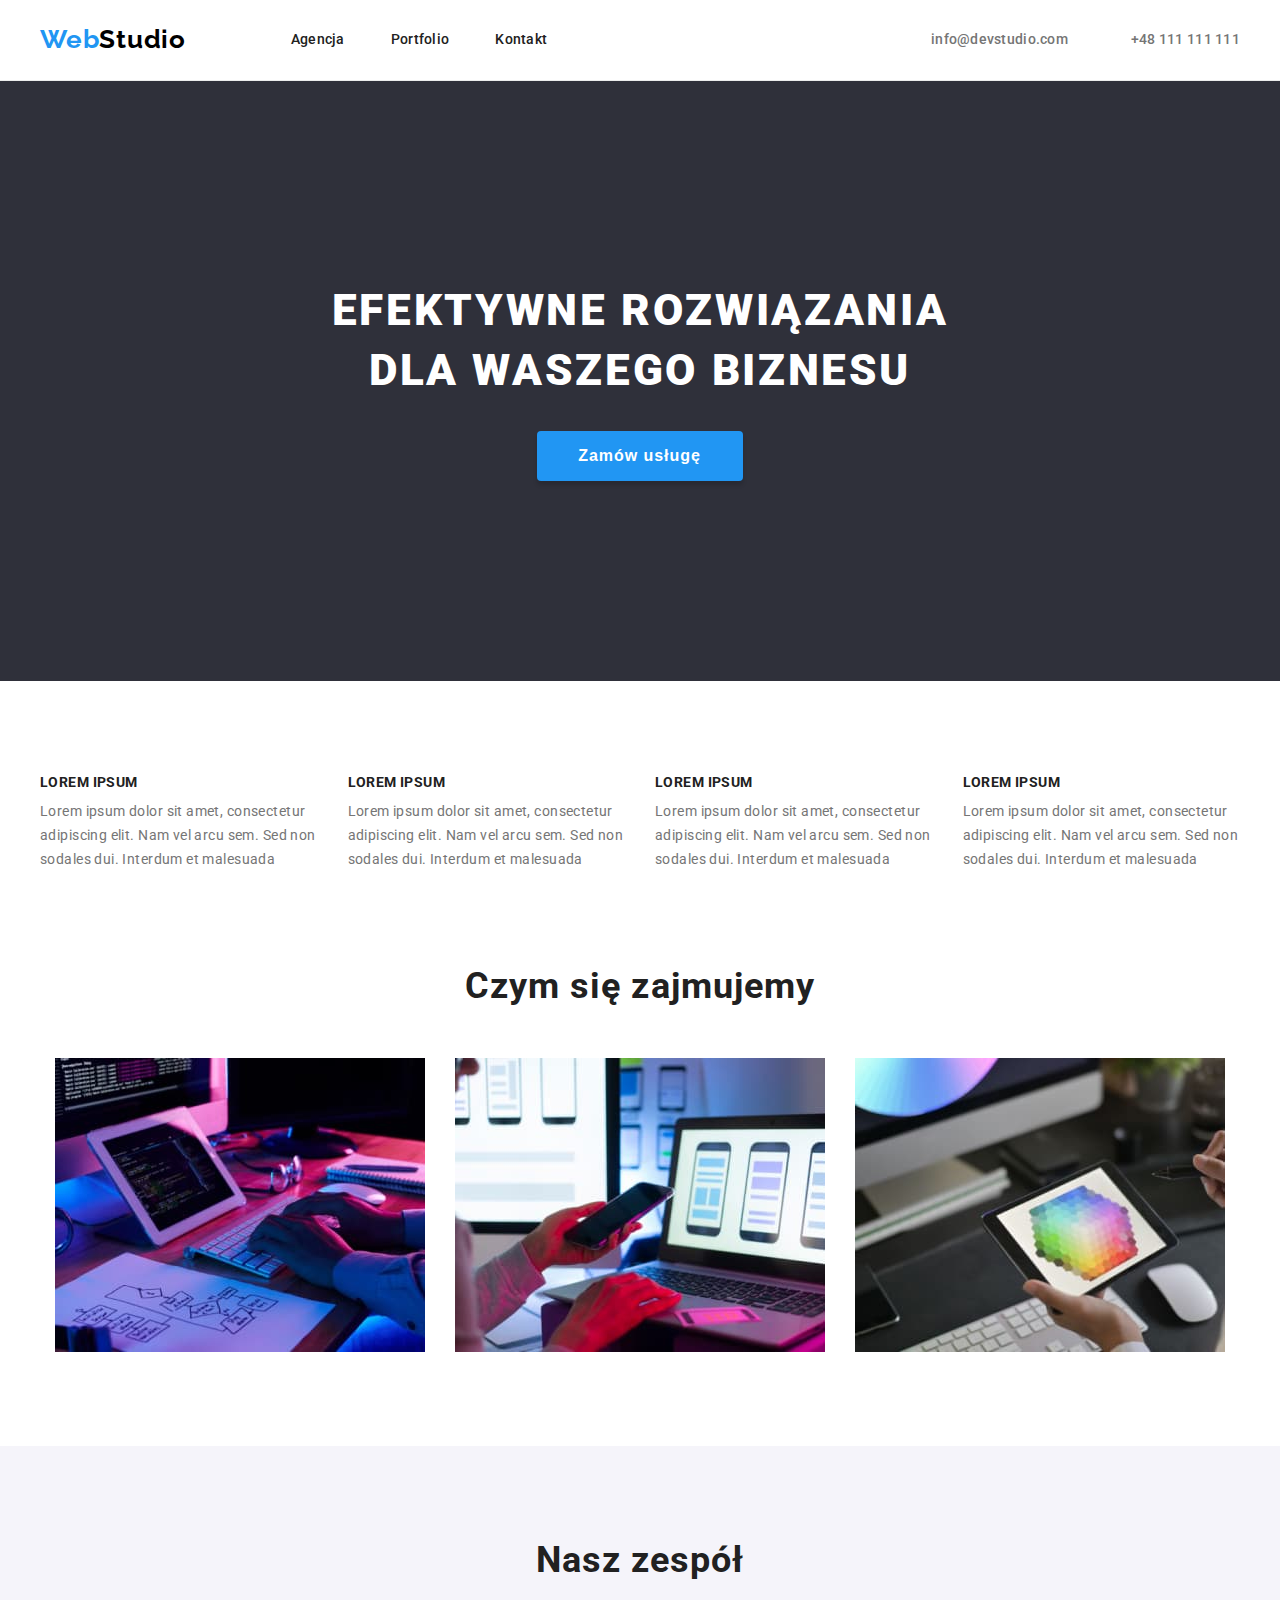
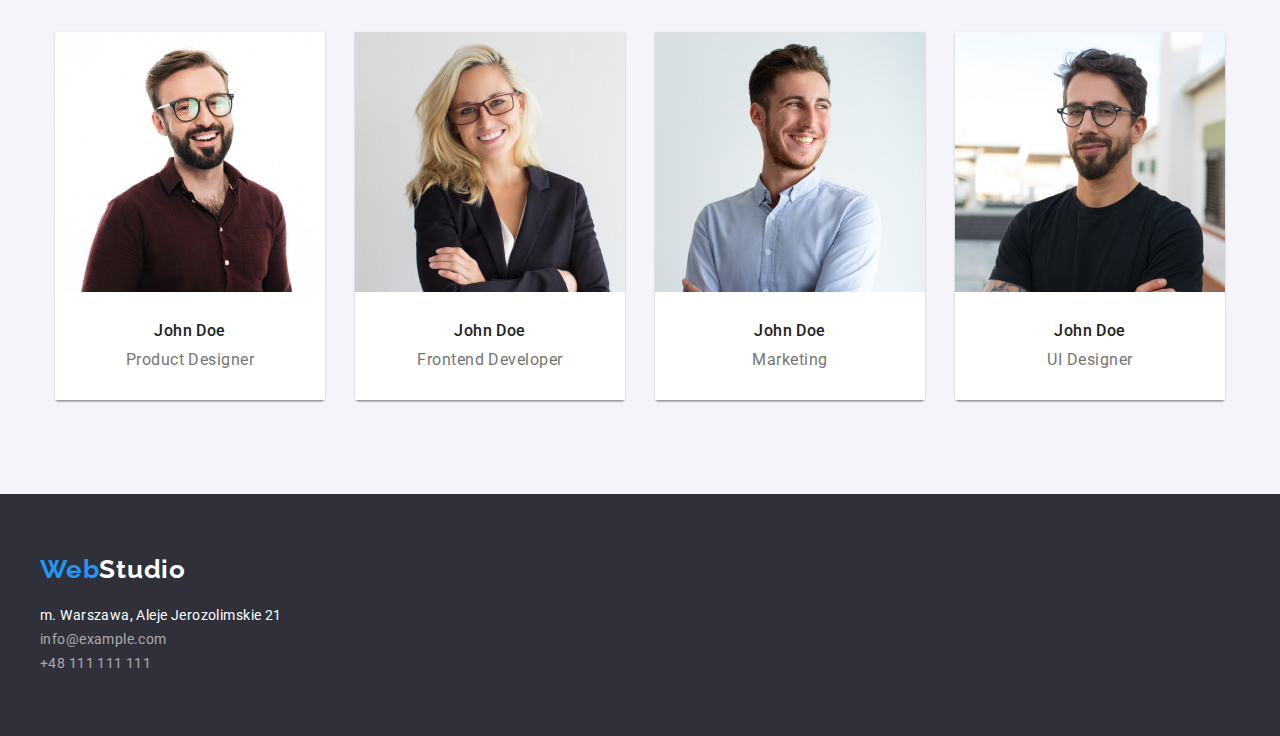
<file: index.html>
<!DOCTYPE html>
<html lang="pl">
  <head>
    <meta charset="UTF-8" />
    <meta http-equiv="X-UA-Compatible" content="IE=edge" />
    <meta name="viewport" content="width=device-width, initial-scale=1.0" />
    <title>WebStudio</title>
    <link rel="stylesheet" href="https://cdnjs.cloudflare.com/ajax/libs/modern-normalize/1.1.0/modern-normalize.min.css" integrity="sha512-wpPYUAdjBVSE4KJnH1VR1HeZfpl1ub8YT/NKx4PuQ5NmX2tKuGu6U/JRp5y+Y8XG2tV+wKQpNHVUX03MfMFn9Q==" crossorigin="anonymous" referrerpolicy="no-referrer" />
    <link rel="stylesheet" href="css/styles.css"/>
    <link rel="preconnect" href="https://fonts.googleapis.com">
<link rel="preconnect" href="https://fonts.gstatic.com" crossorigin>
<link href="https://fonts.googleapis.com/css2?family=Raleway:wght@700&family=Roboto:wght@400;500;700;900&display=swap" rel="stylesheet">
  </head>

  <body>
    <!-- header -->
    <header class="headerstyle-portfolio">
      <section>
      <div class="container headerstyle">
        <a class="logo-header webstudio-header" href="./index.html"><span class="logo-web">Web</span>Studio</a>
        <nav>
          <ul class="no-dots navflex">
            <li><a class="nav text-header" href="./index.html">Agencja</a></li>
            <li><a class="nav text-header" href="./portfolio.html">Portfolio</a></li>
            <li><a class="nav text-header" href="#">Kontakt</a></li>
          </ul>
        </nav>
        <a class="header-contact text-header  mail-head-style" href="mailto:info@devstudio.com">info@devstudio.com</a>
        <a class="header-contact text-header " href="tel:48111111111">+48 111 111 111</a>
        </div>
      </section>
    </header>

    <main>
      <!-- HERO -->
      <section class="hero">
        <div class="container heroflex">
        <h1 class="h1">EFEKTYWNE ROZWIĄZANIA DLA WASZEGO BIZNESU</h1>
        <button class="main-btn" type="button">Zamów usługę</button>
        </div>
      </section>

      <section>
        <div class="section container">
        <ul class="no-dots text-style">
          <li>
            <p class="upper-p">LOREM IPSUM</p>
            <p class="p-content">
              Lorem ipsum dolor sit amet, consectetur adipiscing elit. Nam vel
              arcu sem. Sed non sodales dui. Interdum et malesuada
            </p>
          </li>
          <li>
            <p class="upper-p">LOREM IPSUM</p>
            <p class="p-content">
              Lorem ipsum dolor sit amet, consectetur adipiscing elit. Nam vel
              arcu sem. Sed non sodales dui. Interdum et malesuada
            </p>
          </li>
          <li>
            <p class="upper-p">LOREM IPSUM</p>
            <p class="p-content">
              Lorem ipsum dolor sit amet, consectetur adipiscing elit. Nam vel
              arcu sem. Sed non sodales dui. Interdum et malesuada
            </p>
          </li>
          <li>
            <p class="upper-p">LOREM IPSUM</p>
            <p class="p-content">
              Lorem ipsum dolor sit amet, consectetur adipiscing elit. Nam vel
              arcu sem. Sed non sodales dui. Interdum et malesuada
            </p>
          </li>
        </ul>
        </div>
      </section>

      <!-- Czym się zajmujemy -->
      <section class="czymsiezajmujemy-style">
        <div class="section container what-we-do">
        <h2 class="h2-whatwedoing">Czym się zajmujemy</h2>
        <ul class="no-dots img-whatwedo">
          <li>
            <img
              src="./images/czym_sie_zajmujemy/czym_sie_zajmujemy_img1.jpg"
              alt="praca na laptopie"
              width="370"
              height="294"
            />
          </li>
          <li>
            <img
              src="./images/czym_sie_zajmujemy/czym_sie_zajmujemy_img2.jpg"
              alt="praca na telefonie"
              width="370"
              height="294"
            />
          </li>
          <li>
            <img
              src="./images/czym_sie_zajmujemy/czym_sie_zajmujemy_img3.jpg"
              alt="praca na tablecie"
              width="370"
              height="294"
            />
          </li>
        </ul>
        </div>
      </section>

      <!-- Nasz Zespół -->
      <section class="our-team-background-color">
        <div class="our-team section container">
        <h2 class="h2-our-team">Nasz zespół</h2>
        <ul class="no-dots img-ourteam">
          <li class="li-ourteam">
            <figure class="photos">
              <img
                src="./images/nasz_zespol/team_photo_img1.jpg"
                alt="zdjecie John Doe 1"
                width="270"
                height="260"
              />
              <figcaption class="figcaption-style">
                <h3 class="name">John Doe</h3>
                <p class="profession text-prof">Product Designer</p>
              </figcaption>
            </figure>
          </li>
          <li class="li-ourteam">
            <figure class="photos">
              <img
                src="./images/nasz_zespol/team_photo_img2.jpg"
                alt="zdjecie John Doe 2"
                width="270"
                height="260"
              />
              <figcaption class="figcaption-style">
                <h3 class="name">John Doe</h3>
                <p class="profession text-prof">Frontend Developer</p>
              </figcaption>
            </figure>
          </li>
          <li class="li-ourteam">
            <figure class="photos">
              <img
                src="./images/nasz_zespol/team_photo_img3.jpg"
                alt="zdjecie John Doe 3"
                width="270"
                height="260"
              />
              <figcaption class="figcaption-style">
                <h3 class="name">John Doe</h3>
                <p class="profession text-prof">Marketing</p>
              </figcaption>
            </figure>
          </li>
          <li class="li-ourteam">
            <figure class="photos">
              <img
                src="./images/nasz_zespol/team_photo_img4.jpg"
                alt="zdjecie John Doe 4"
                width="270"
                height="260"
              />
              <figcaption class="figcaption-style">
                <h3 class="name">John Doe</h3>
                <p class="profession text-prof">UI Designer</p>
              </figcaption>
            </figure>
          </li>
        </ul>
        </div>
      </section>
    </main>

    <!-- footer contact address-->
    <footer class="footer">
      <section>
        <div class="container">
        <a class="logo-footer webstudio-footer" href="./index.html"><span class="logo-web">Web</span>Studio</a>
        <address class="address">
          <ul class="no-dots">
            <li>
              <a class="footer-contact text-footer" href="https://goo.gl/maps/mpKG6j3hN46Q4T8C9" target="_blank"
                >m. Warszawa, Aleje Jerozolimskie 21</a
              >
            </li>
            <li><a class="footer-contact address-contact text-footer" href="mailto:info@example.com">info@example.com</a></li>
            <li><a class="footer-contact address-contact text-footer" href="tel:+48111111111">+48 111 111 111</a></li>
          </ul>
        </address>
        </div>
      </section>
    </footer>
  </body>
</html>
</file>
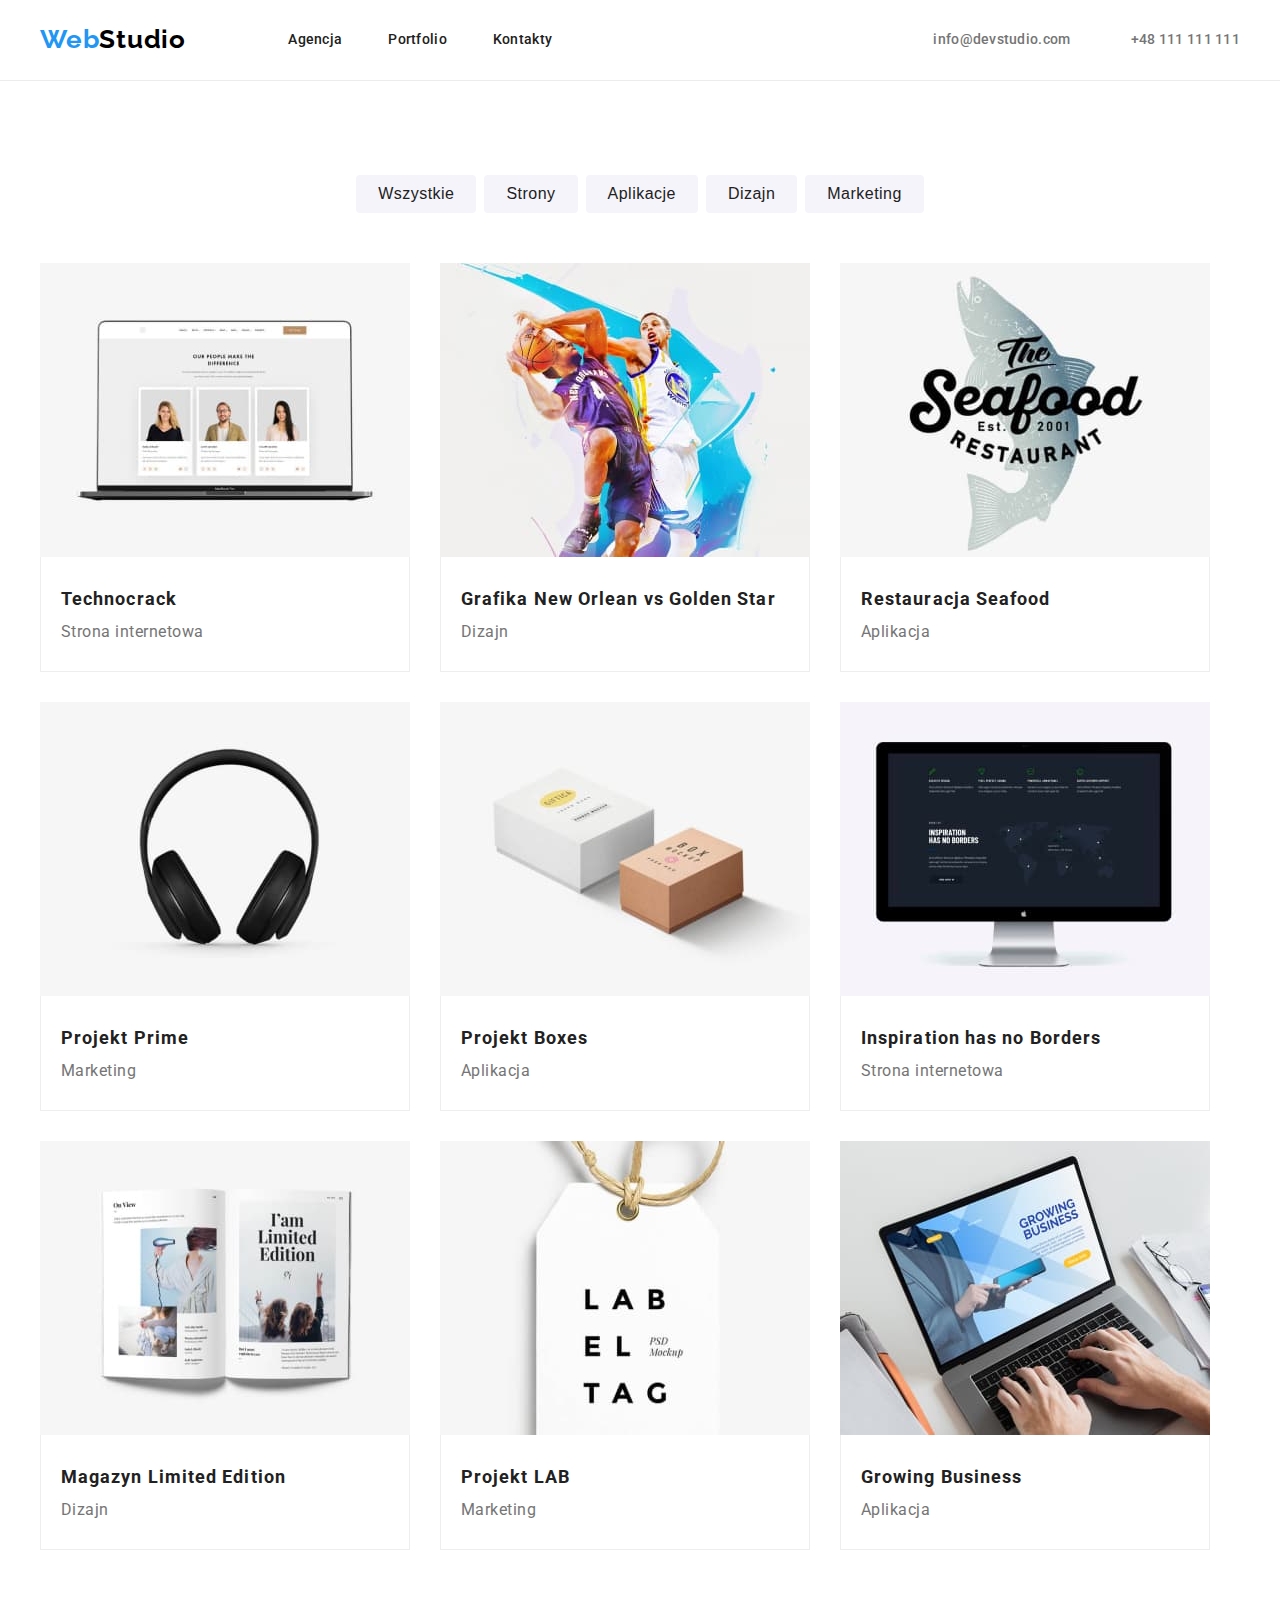
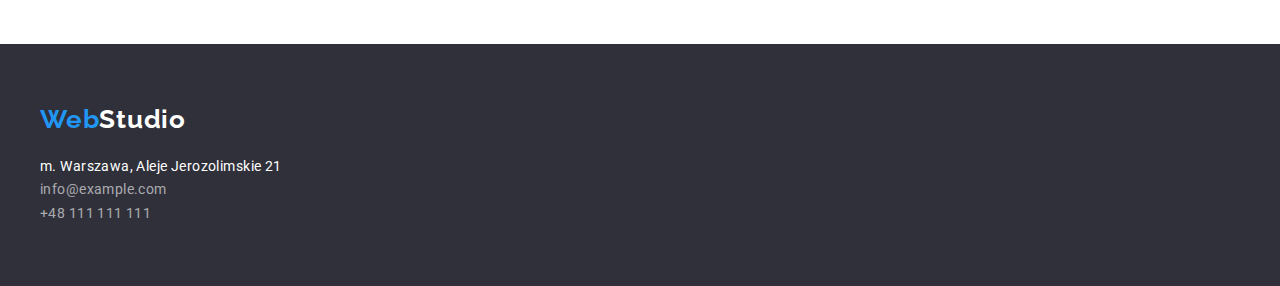
<file: portfolio.html>
<!DOCTYPE html>
<html lang="pl">
<head>
    <meta charset="UTF-8">
    <meta http-equiv="X-UA-Compatible" content="IE=edge">
    <meta name="viewport" content="width=device-width, initial-scale=1.0">
    <title>Portfolio</title>
    <link rel="stylesheet" href="https://cdnjs.cloudflare.com/ajax/libs/modern-normalize/1.1.0/modern-normalize.min.css" integrity="sha512-wpPYUAdjBVSE4KJnH1VR1HeZfpl1ub8YT/NKx4PuQ5NmX2tKuGu6U/JRp5y+Y8XG2tV+wKQpNHVUX03MfMFn9Q==" crossorigin="anonymous" referrerpolicy="no-referrer" />
    <link rel="stylesheet" href="css/styles.css"/>
    <link rel="preconnect" href="https://fonts.googleapis.com">
<link rel="preconnect" href="https://fonts.gstatic.com" crossorigin>
<link href="https://fonts.googleapis.com/css2?family=Raleway:wght@700&family=Roboto:wght@400;500;700;900&display=swap" rel="stylesheet">
</head>

<body>
    <!-- header -->
    <header class="headerstyle-portfolio">
        <section>
            <div class="container headerstyle">
        <a class="logo-header webstudio-header" href="./index.html"><span class="logo-web">Web</span>Studio</a>
        <nav>
          <ul class="no-dots navflex">
            <li><a class="nav text-header" href="./index.html">Agencja</a></li>
            <li><a class="nav text-header" href="./portfolio.html">Portfolio</a></li>
            <li><a class="nav text-header" href="#">Kontakty</a></li>
          </ul>
        </nav>
        <a class="header-contact text-header mail-head-style" href="mailto:info@devstudio.com">info@devstudio.com</a>
        <a class="header-contact text-header" href="tel:48111111111">+48 111 111 111</a>
        </div>
      </section>
    </header>
<!-- main -->
    <main>
        <section class="container portfolio-main">
            <div>
<ul class="no-dots portfolio-style">
    <li><button class=" portf-btns portf-btns-flex" type="button">Wszystkie</button></li>
    <li><button class=" portf-btns portf-btns-flex" type="button">Strony</button></li>
    <li><button class=" portf-btns portf-btns-flex" type="button">Aplikacje</button></li>
    <li><button class=" portf-btns portf-btns-flex" type="button">Dizajn</button></li>
    <li><button class=" portf-btns portf-btns-flex" type="button">Marketing</button></li>
</ul>
</div>
<div>
<ul class="no-dots portfolio-images">
    <li>
        <figure>
            <img src="./images/portfolio/img_1.jpg" alt="Technocrack image" width="370" height="294">
            <figcaption class="portf-figcap">
                <h3 class="h3">Technocrack</h3>
                <p class="profession text-portfolio">Strona internetowa</p>
            </figcaption>
        </figure>
    </li>
    <li>
        <figure>
            <img src="./images/portfolio/img_2.jpg" alt="Grafika New Orlean vs Golden Star image" width="370" height="294">
            <figcaption class="portf-figcap">
                <h3 class="h3">Grafika New Orlean vs Golden Star</h3>
                <p class="profession text-portfolio">Dizajn</p>
            </figcaption>
        </figure>
    </li>
    <li>
        <figure>
            <img src="./images/portfolio/img_3.jpg" alt="Restauracja Seafood image" width="370" height="294">
            <figcaption class="portf-figcap">
                <h3 class="h3">Restauracja Seafood</h3>
                <p class="profession text-portfolio">Aplikacja</p>
            </figcaption>
        </figure>
    </li>
    <li>
        <figure>
            <img src="./images/portfolio/img_4.jpg" alt="Projekt Prime image" width="370" height="294">
            <figcaption class="portf-figcap">
                <h3 class="h3">Projekt Prime</h3>
                <p class="profession text-portfolio">Marketing</p>
            </figcaption>
        </figure>
    </li>
    <li>
        <figure>
            <img src="./images/portfolio/img_5.jpg" alt="Projekt Boxes image" width="370" height="294">
            <figcaption class="portf-figcap">
                <h3 class="h3">Projekt Boxes</h3>
                <p class="profession text-portfolio">Aplikacja</p>
            </figcaption>
        </figure>
    </li>
    <li>
        <figure>
            <img src="./images/portfolio/img_6.jpg" alt="Inspiration has no Borders image" width="370" height="294">
            <figcaption class="portf-figcap">
                <h3 class="h3">Inspiration has no Borders</h3>
                <p class="profession text-portfolio">Strona internetowa</p>
            </figcaption>
        </figure>
    </li>
    <li>
        <figure>
            <img src="./images/portfolio/img_7.jpg" alt="Magazyn Limited Edition image" width="370" height="294">
            <figcaption class="portf-figcap">
                <h3 class="h3">Magazyn Limited Edition</h3>
                <p class="profession text-portfolio">Dizajn</p>
            </figcaption>
        </figure>
    </li>
    <li>
        <figure>
            <img src="./images/portfolio/img_8.jpg" alt="Projekt LAB image" width="370" height="294">
            <figcaption class="portf-figcap">
                <h3 class="h3">Projekt LAB</h3>
                <p class="profession text-portfolio">Marketing</p>
            </figcaption>
        </figure>
    </li>
    <li>
        <figure>
            <img src="./images/portfolio/img_9.jpg" alt="Growing Business image" width="370" height="294">
            <figcaption class="portf-figcap">
                <h3 class="h3">Growing Business</h3>
                <p class="profession text-portfolio">Aplikacja</p>
            </figcaption>
        </figure>
    </li>
</ul>
</div>
</section>
    </main>
    <!-- footer -->
     <footer class="footer">
      <section>
        <div class="container">
        <a class="logo-footer webstudio-footer" href="./index.html"><span class="logo-web">Web</span>Studio</a>
        <address class="address">
          <ul class="no-dots">
            <li>
              <a class="footer-contact text-footer" href="https://goo.gl/maps/mpKG6j3hN46Q4T8C9" target="_blank"
                >m. Warszawa, Aleje Jerozolimskie 21</a
              >
            </li>
            <li><a class="footer-contact address-contact text-footer" href="mailto:info@example.com">info@example.com</a></li>
            <li><a class="footer-contact address-contact text-footer" href="tel:+48111111111">+48 111 111 111</a></li>
          </ul>
        </address>
        </div>
      </section>
    </footer>
</body>
</html>
</file>
<file: css/styles.css>
body {
  font-family: "Roboto", sans-serif;
  color: #212121;
  background-color: white;
  font-size: 14px;
}

* {
    margin: 0;
    padding: 0;
}

img {
  vertical-align: middle;
}
/* LUB 
img {
  display: block;
 } */

.container {
margin: 0 auto;
max-width: 1200px;
padding: 0 15px;
}

a {
  color: inherit;
}

button {
    cursor: pointer;
  color: inherit;
}


:root {
  --active-color: #2196f3;
  --logo-header: black;
  --logo-footer: white;
  --logo-web: #2196f3;
  --first-color: white;
  --second-color: #757575;
  --first-background-color: #2f303a;
  --main-btn: #2196f3;
  --second-background-color: #f5f4fa;
  --photos-background: #ffffff;
  --address: white;
  --btns: white;
}

.logo-header {
  color: var(--logo-header);
}

.logo-web {
  color: var(--logo-web);
}

.text-header {
  font-weight: 500;
  line-height: 1.14;
  letter-spacing: 0.02em;
}
.no-dots {
  list-style: none;
}

.navflex {
    display: flex;
    align-items: center;
    gap: 46px;
    padding: 0 371px 0 93px;
}

/* lub zamiast paddingu w .navflex mogę w <nav> dodać klasę
.navpadd {
  padding-left: 93px;
  padding-right: 371px;
  lub
  padding: 0 371px 0 93px;
} */

.mail-head-style {
    margin-right: 50px;
}

.nav {
  text-decoration: none;
}

.nav:hover,
.nav:focus {
  color: var(--active-color);
}

.header-contact {
  color: var(--second-color);
  text-decoration: none;
}

.header-contact:hover,
.header-contact:focus {
  color: var(--active-color);
}

.hero {
  background-color: var(--first-background-color);
  color: var(--first-color);
}

.heroflex {
    display: flex;
    flex-direction: column;
    justify-content: center;
    align-items: center;
}
.footer-contact {
  text-decoration: none;
}
.footer-contact:hover,
.footer-contact:focus {
  color: var(--active-color);
}

.main-btn {
  background-color: var(--main-btn);
  font-weight: 700;
  font-size: 16px;
  line-height: 1.87;
  letter-spacing: 0.06em;
  border-radius: 4px;
  margin-bottom: 200px;
  padding: 10px 42px 10px 41px;
  box-shadow: 0px 4px 4px rgba(0, 0, 0, 0.15);
  border: none;
}

.p-content {
  color: var(--second-color);
  line-height: 1.71;
  letter-spacing: 0.03em;
}

.profession {
  color: var(--second-color);
}

.text-prof {
  font-size: 16px;
  line-height: 1.18;
  letter-spacing: 0.03em;
}

.photos {
  background-color: var(--photos-background);
}

.footer {
  background-color: var(--first-background-color);
  padding-top: 60px;
  padding-bottom: 60px;
}

.logo-footer {
  color: var(--logo-footer);
}

.address {
  color: var(--address);
  letter-spacing: 0.03em;
  font-style: normal;
  margin-top: 20px;
}

.address-contact {
  color: rgba(255, 255, 255, 0.6);
}

.text-footer {
  line-height: 1.71;
}

.portf-btns {
  background: #f5f4fa;
  font-size: 16px;
  font-weight: 500;
  line-height: 1.62;
  letter-spacing: 0.03em;
  border: none;
  border-radius: 4px;
}

.portf-btns-flex {
  padding: 6px 22px;
}

.portf-btns:hover,
.portf-btns:focus {
  background-color: var(--active-color);
  color: var(--btns);
  box-shadow: 0px 3px 1px rgba(0, 0, 0, 0.1), 0px 1px 2px rgba(0, 0, 0, 0.08), 0px 2px 2px rgba(0, 0, 0, 0.12);
}

.portfolio-main {
  margin-top: 94px;
  margin-bottom: 94px;
}
.portfolio-style {
  display: flex;
  justify-content: center;
  gap: 8px;
  padding-bottom: 50px;
}

.portfolio-images {
  display: flex;
  flex-wrap: wrap;
  gap: 30px;
}

.portf-figcap {
  /* border: 1px solid #EEEEEE;
  border-top: none; */
  border-left: 1px solid #EEEEEE;
  border-bottom: 1px solid #EEEEEE;
  border-right: 1px solid #EEEEEE;
  margin-top: 0;
  padding: 24px 20px;
}

.webstudio-header {
  font-family: "Raleway";
  font-size: 26px;
  text-decoration: none;
  font-weight: 700;
  line-height: 1.19;
  letter-spacing: 0.03em;
  width: 145px;
  padding-top: 24px;
  padding-bottom: 25px;
}

.webstudio-footer {
  font-family: "Raleway";
  font-size: 26px;
  text-decoration: none;
  font-weight: 700;
  line-height: 1.19;
  letter-spacing: 0.03em;
  width: 145px;
  
}

/* only efefective solutions */
.h1 {
  font-size: 44px;
  font-weight: 900;
  line-height: 1.36;
  letter-spacing: 0.06em;
  padding-top: 200px;
  padding-bottom: 30px;
  max-width: 696px;
  text-align: center;
}

.h2-whatwedoing {
  font-size: 36px;
  font-weight: 700;
  line-height: 1.16;
  letter-spacing: 0.03em;
  margin-bottom: 50px;
}

.h2-our-team {
  font-size: 36px;
  font-weight: 700;
  line-height: 1.16;
  letter-spacing: 0.03em;
  margin-bottom: 50px;
}

.upper-p {
  font-weight: 700;
  line-height: 1.14;
  letter-spacing: 0.03em;
  margin-bottom: 10px;
}

.name {
  font-weight: 500;
  font-size: 16px;
  line-height: 1.18;
  letter-spacing: 0.03em;
  padding-bottom: 10px;
}
/* portfolio main */
.h3 {
  font-weight: 700;
  font-size: 18px;
  line-height: 2;
  letter-spacing: 0.06em;
}

.text-portfolio {
  font-size: 16px;
  line-height: 1.87;
  letter-spacing: 0.03em;
}

.section {
  padding-top: 94px;
  padding-bottom: 94px;
}

.headerstyle {
    display: flex;
    align-items: center;
    justify-content: space-between;
}

.headerstyle-portfolio {
  border-bottom: 1px solid rgb(236,236,236);
}

.text-style {
    display: flex;
    gap: 30px;
}

.what-we-do {
    display: flex;
    flex-direction: column;
    align-items: center;
}

.img-whatwedo {
display: flex;
gap: 30px;
}

.our-team {
    display: flex;
    flex-direction: column;
    align-items: center;
}

.our-team-background-color {
    background-color: var(--second-background-color);
}

.img-ourteam {
    display: flex;
    gap: 30px;
}

.czymsiezajmujemy-style {
    margin-top: -94px;
}

.figcaption-style {
    padding: 30px 0;
    text-align: center;
}

.li-ourteam {
    box-shadow: 0px 1px 3px rgba(0, 0, 0, 0.12), 0px 1px 1px rgba(0, 0, 0, 0.14), 0px 2px 1px rgba(0, 0, 0, 0.2);
border-radius: 0px 0px 4px 4px;
}
</file>
